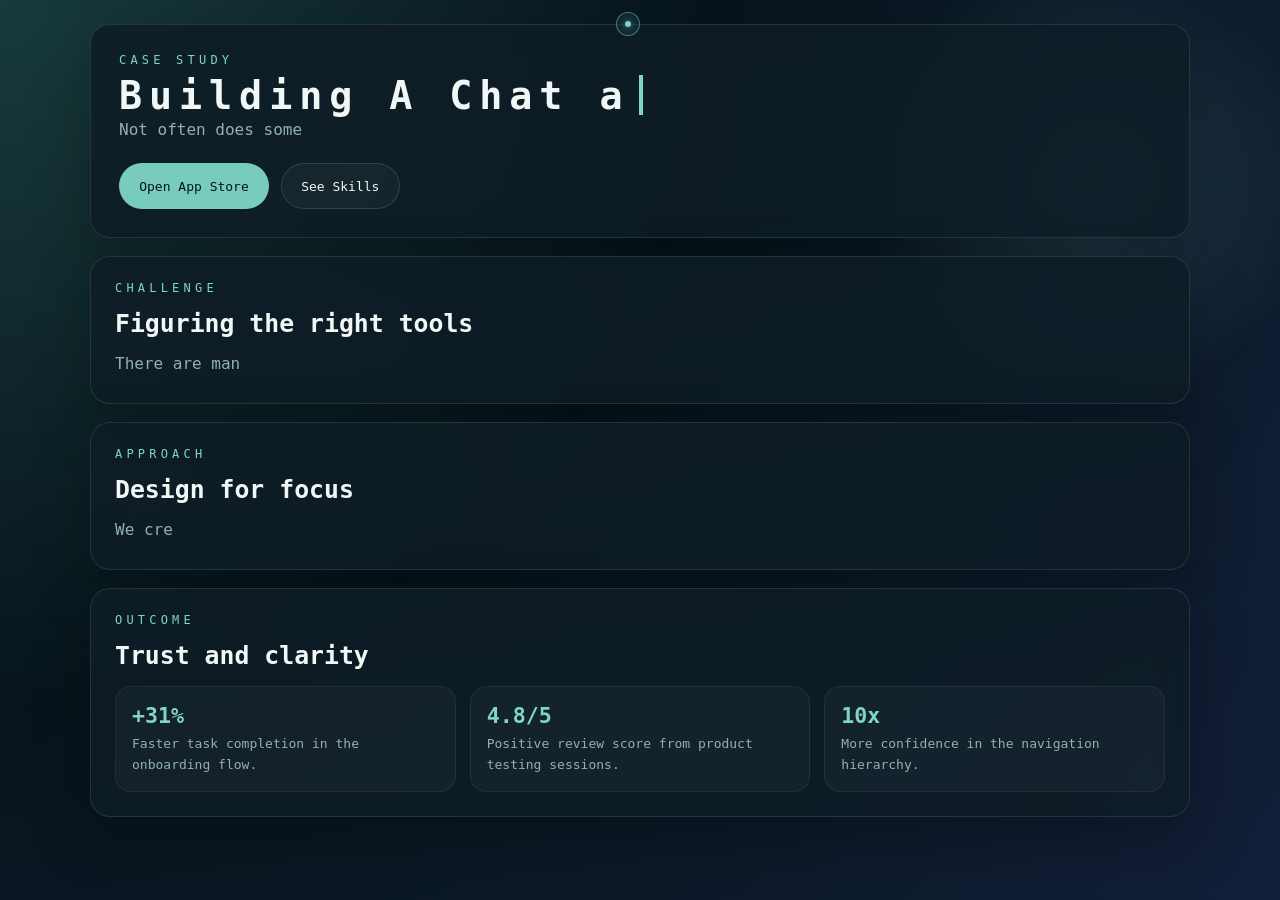
<file: pages/case-study.html>
<!DOCTYPE html>
<html lang="en">

<head>
    <meta charset="UTF-8">
    <meta name="viewport" content="width=device-width, initial-scale=1.0">
    <title>Case Study App</title>
    <link rel="stylesheet" href="./css/case-study.css">
</head>

<body>
    <div class="case-shell">
        <header class="case-hero">
            <div>
                <p class="eyebrow">Case Study</p>
                <h1 id="case-hero-title">Building A Chat application</h1>
                <p class="case-copy">
                    Not often does someone attempt a full fledged social media application
                </p>
            </div>
            <div class="hero-actions">
                <a class="case-btn primary" href="./app-store.html">Open App Store</a>
                <a class="case-btn" href="./skills.html">See Skills</a>
            </div>
        </header>

        <main class="case-grid">
            <section class="case-panel">
                <div class="panel-head">
                    <p class="eyebrow">Challenge</p>
                    <h2>Figuring the right tools</h2>
                </div>
                <p class="case-copy">
                    There are many tools to choose from. Figuring out the right tools is the hard part.
                    Once you get a girp of what you want, eveyrhting else becomes easy to do.
                </p>
            </section>

            <section class="case-panel">
                <div class="panel-head">
                    <p class="eyebrow">Approach</p>
                    <h2>Design for focus</h2>
                </div>
                <p class="case-copy">We created a calm visual system using a muted palette, rounded surfaces, thoughtful
                    spacing, and ambient motion. Every interaction was built to feel intentional rather than flashy.</p>
            </section>

            <section class="case-panel highlight-panel">
                <div class="section-heading">
                    <p class="eyebrow">Outcome</p>
                    <h2>Trust and clarity</h2>
                </div>
                <div class="result-grid">
                    <article class="result-card">
                        <h3>+31%</h3>
                        <p>Faster task completion in the onboarding flow.</p>
                    </article>
                    <article class="result-card">
                        <h3>4.8/5</h3>
                        <p>Positive review score from product testing sessions.</p>
                    </article>
                    <article class="result-card">
                        <h3>10x</h3>
                        <p>More confidence in the navigation hierarchy.</p>
                    </article>
                </div>
            </section>
        </main>
    </div>

    <div id="cursorCont">
        <span></span>
    </div>

    <script type="module" src="./scripts/case-study.js"></script>
</body>

</html>
</file>
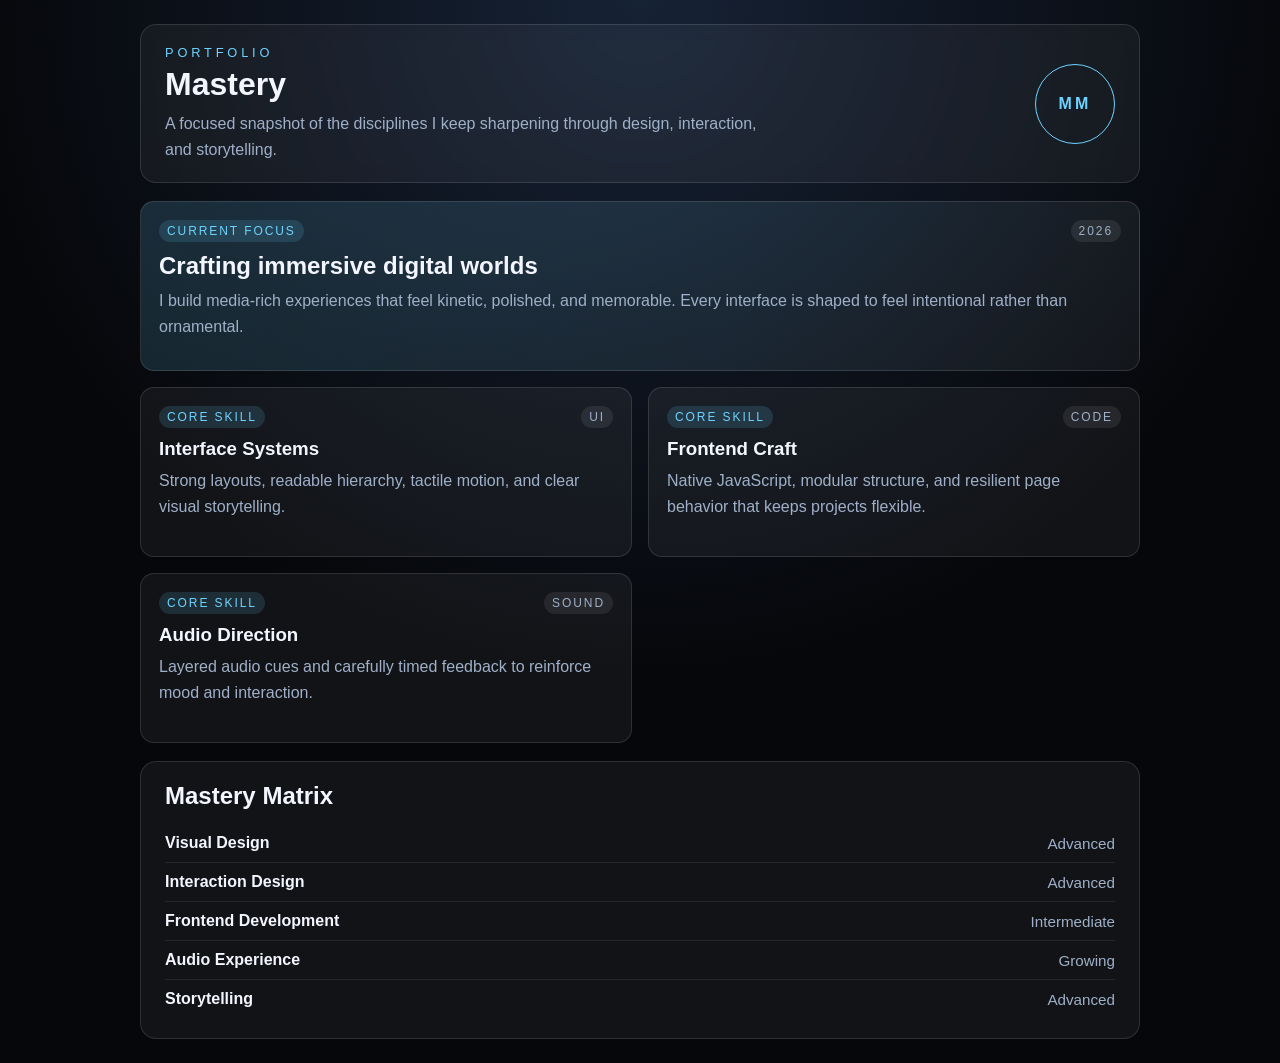
<file: pages/mastery.html>
<!DOCTYPE html>
<html lang="en">

<head>
    <meta charset="UTF-8">
    <meta name="viewport" content="width=device-width, initial-scale=1.0">
    <title>Mastery</title>
    <link rel="stylesheet" href="./css/mastery.css">
</head>

<body>
    <main class="mastery-shell">
        <header class="mastery-header">
            <div>
                <p class="eyebrow">Portfolio</p>
                <h1>Mastery</h1>
                <p class="header-copy">A focused snapshot of the disciplines I keep sharpening through design,
                    interaction, and storytelling.</p>
            </div>
            <div class="header-badge">MM</div>
        </header>

        <section class="mastery-grid" aria-label="Mastery overview">
            <article class="mastery-card featured">
                <div class="card-topline">
                    <span class="pill">Current Focus</span>
                    <span class="pill subtle">2026</span>
                </div>
                <h2>Crafting immersive digital worlds</h2>
                <p>I build media-rich experiences that feel kinetic, polished, and memorable. Every interface is shaped
                    to feel intentional rather than ornamental.</p>
            </article>

            <article class="mastery-card">
                <div class="card-topline">
                    <span class="pill">Core Skill</span>
                    <span class="pill subtle">UI</span>
                </div>
                <h3>Interface Systems</h3>
                <p>Strong layouts, readable hierarchy, tactile motion, and clear visual storytelling.</p>
            </article>

            <article class="mastery-card">
                <div class="card-topline">
                    <span class="pill">Core Skill</span>
                    <span class="pill subtle">Code</span>
                </div>
                <h3>Frontend Craft</h3>
                <p>Native JavaScript, modular structure, and resilient page behavior that keeps projects flexible.</p>
            </article>

            <article class="mastery-card">
                <div class="card-topline">
                    <span class="pill">Core Skill</span>
                    <span class="pill subtle">Sound</span>
                </div>
                <h3>Audio Direction</h3>
                <p>Layered audio cues and carefully timed feedback to reinforce mood and interaction.</p>
            </article>
        </section>

        <section class="mastery-list" aria-label="Skill matrix">
            <h2>Mastery Matrix</h2>
            <div id="skillList"></div>
        </section>
    </main>

    <script src="./scripts/mastery.js"></script>
</body>

</html>
</file>
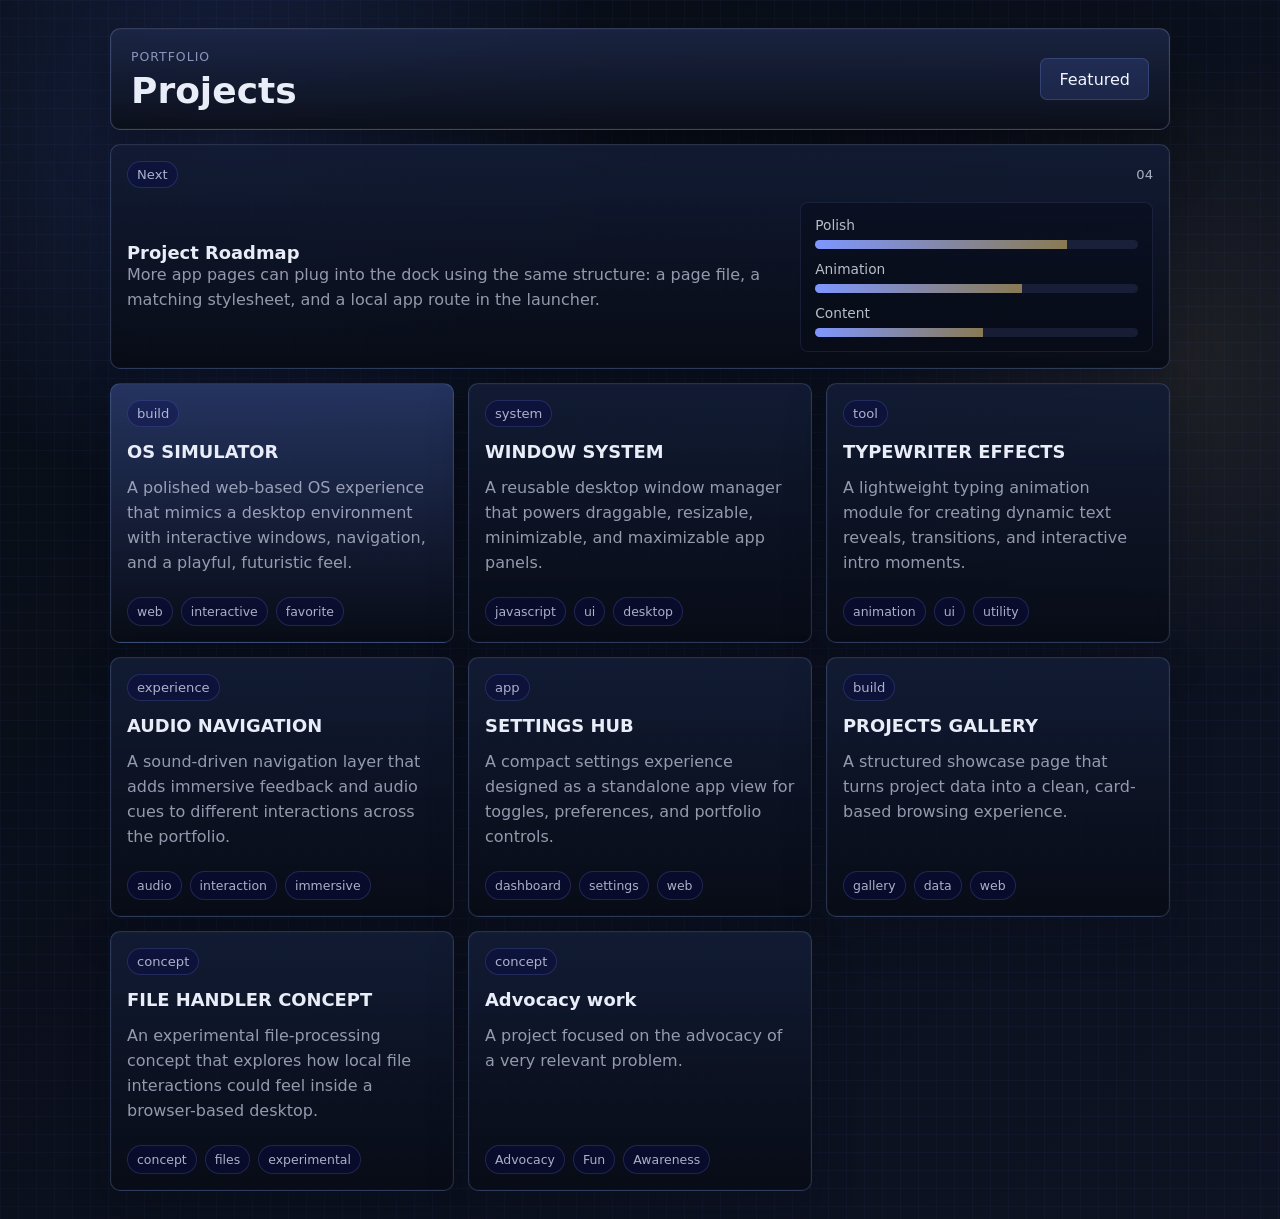
<file: pages/projects.html>
<!DOCTYPE html>
<html lang="en">

<head>
    <meta charset="UTF-8">
    <meta name="viewport" content="width=device-width, initial-scale=1.0">
    <title>Projects</title>
    <link rel="stylesheet" href="../animations/projects.css">
</head>

<body>
    <main class="projects-shell">
        <header class="projects-header">
            <div>
                <p class="eyebrow">Portfolio</p>
                <h1>Projects</h1>
            </div>
            <button class="filter-btn">Featured</button>
        </header>

        <section class="project-grid" aria-label="Featured projects">


            <article class="project-card wide">
                <div class="project-topline">
                    <span class="status">Next</span>
                    <span>04</span>
                </div>



                <div class="project-split">
                    <div>
                        <h2>Project Roadmap</h2>
                        <p>More app pages can plug into the dock using the same structure: a page file, a matching
                            stylesheet, and a local app route in the launcher.</p>
                    </div>
                    <div class="meter-list">
                        <label>
                            <span>Polish</span>
                            <progress value="78" max="100"></progress>
                        </label>
                        <label>
                            <span>Animation</span>
                            <progress value="64" max="100"></progress>
                        </label>
                        <label>
                            <span>Content</span>
                            <progress value="52" max="100"></progress>
                        </label>
                    </div>


                </div>
            </article>
        </section>
    </main>
    <script src="./scripts/projects.js" type="module"></script>
</body>

</html>
</file>
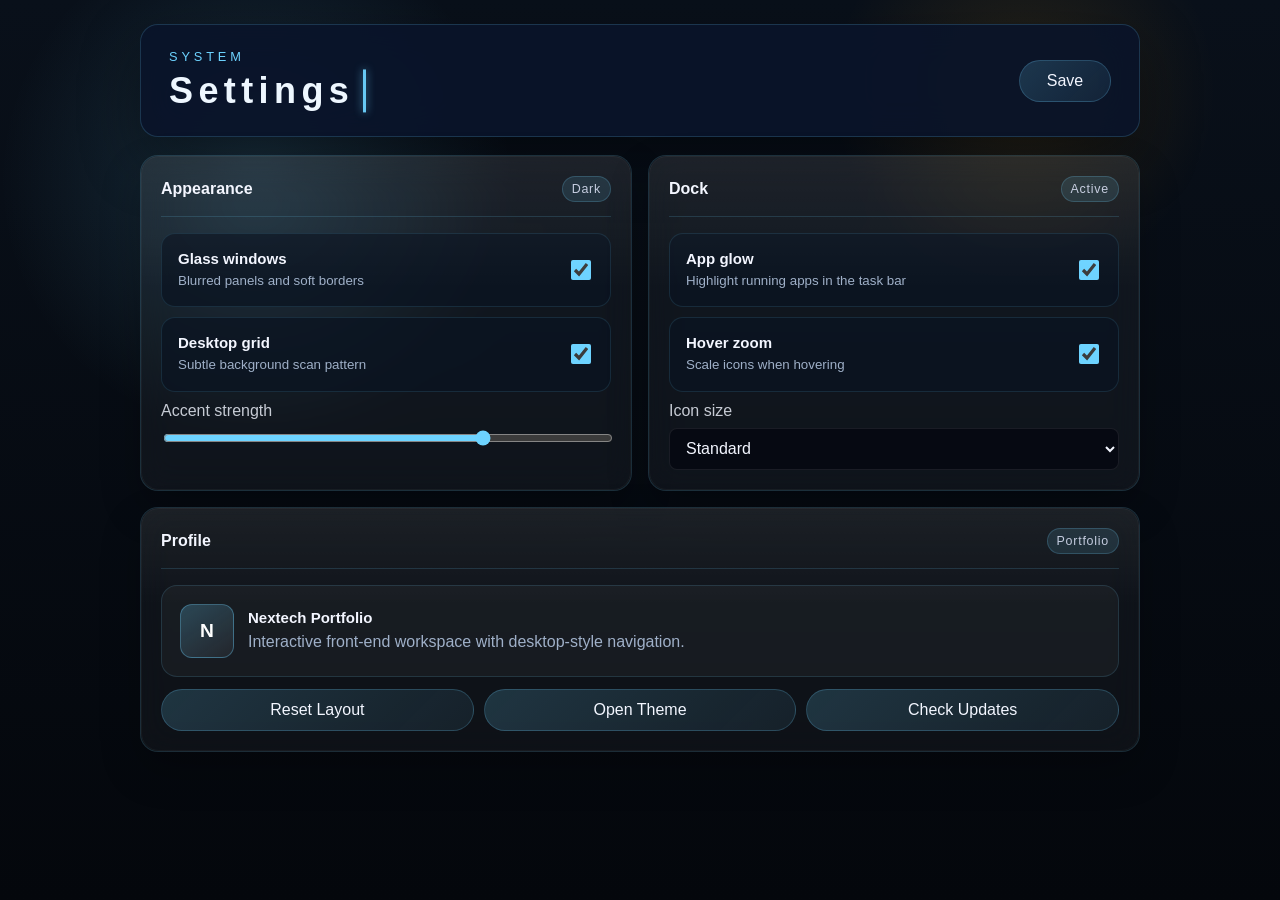
<file: pages/settings.html>
<!DOCTYPE html>
<html lang="en">

<head>
    <meta charset="UTF-8">
    <meta name="viewport" content="width=device-width, initial-scale=1.0">
    <title>Settings</title>
    <link rel="stylesheet" href="../animations/settings.css">
</head>

<body>
    <main class="settings-shell">
        <header class="settings-header">
            <div>
                <p class="eyebrow">System</p>
                <h1 id="settingsTitle" class="typing-target">Settings</h1>
            </div>
            <button class="save-btn typing-target">Save</button>
        </header>

        <section class="settings-grid" aria-label="Settings panels">
            <article class="settings-panel">
                <div class="panel-heading">
                    <h2 class="typing-target">Appearance</h2>
                    <span>Dark</span>
                </div>
                <label class="setting-row">
                    <span>
                        <strong>Glass windows</strong>
                        <small>Blurred panels and soft borders</small>
                    </span>
                    <input type="checkbox" checked>
                </label>
                <label class="setting-row">
                    <span>
                        <strong>Desktop grid</strong>
                        <small>Subtle background scan pattern</small>
                    </span>
                    <input type="checkbox" checked>
                </label>
                <label class="setting-field">
                    <span>Accent strength</span>
                    <input type="range" min="0" max="100" value="72">
                </label>
            </article>

            <article class="settings-panel">
                <div class="panel-heading">
                    <h2 class="typing-target">Dock</h2>
                    <span>Active</span>
                </div>
                <label class="setting-row">
                    <span>
                        <strong>App glow</strong>
                        <small>Highlight running apps in the task bar</small>
                    </span>
                    <input type="checkbox" checked>
                </label>
                <label class="setting-row">
                    <span>
                        <strong>Hover zoom</strong>
                        <small>Scale icons when hovering</small>
                    </span>
                    <input type="checkbox" checked>
                </label>
                <label class="setting-field">
                    <span>Icon size</span>
                    <select>
                        <option>Compact</option>
                        <option selected>Standard</option>
                        <option>Large</option>
                    </select>
                </label>
            </article>

            <article class="settings-panel wide">
                <div class="panel-heading">
                    <h2 class="typing-target">Profile</h2>
                    <span>Portfolio</span>
                </div>
                <div class="profile-card">
                    <div class="avatar">N</div>
                    <div>
                        <strong>Nextech Portfolio</strong>
                        <p>Interactive front-end workspace with desktop-style navigation.</p>
                    </div>
                </div>
                <div class="quick-actions">
                    <button>Reset Layout</button>
                    <button>Open Theme</button>
                    <button>Check Updates</button>
                </div>
            </article>
        </section>
    </main>
    <script src="./scripts/settings.js"></script>
</body>


</html>
</file>
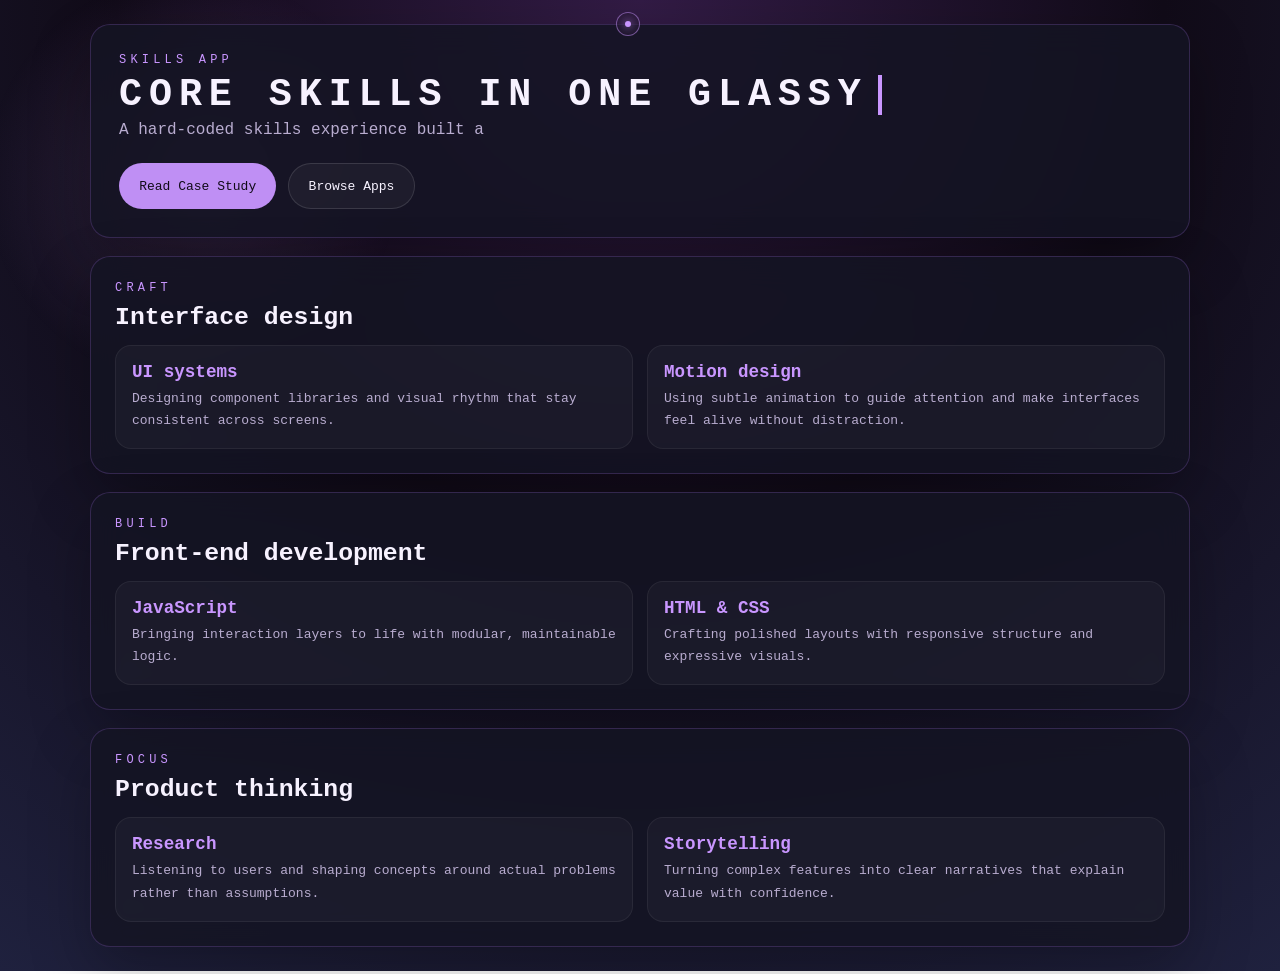
<file: pages/skills.html>
<!DOCTYPE html>
<html lang="en">

<head>
    <meta charset="UTF-8">
    <meta name="viewport" content="width=device-width, initial-scale=1.0">
    <title>Skills App</title>
    <link rel="stylesheet" href="./css/skills.css">
</head>

<body>
    <div class="skills-shell">
        <header class="skills-hero">
            <div>
                <p class="eyebrow">Skills App</p>
                <h1 id="skills-hero-title">CORE SKILLS IN ONE GLASSY VIEW</h1>
                <p class="skills-copy">A hard-coded skills experience built as a compact app, highlighting product
                    thinking, interface craft, and systems-level execution.</p>
            </div>
            <div class="hero-actions">
                <a class="skills-btn primary" href="./case-study.html">Read Case Study</a>
                <a class="skills-btn" href="./app-store.html">Browse Apps</a>
            </div>
        </header>

        <main class="skill-grid">
            <section class="skill-panel">
                <div class="section-heading">
                    <p class="eyebrow">Craft</p>
                    <h2>Interface design</h2>
                </div>
                <div class="skill-card-list">
                    <article class="skill-card">
                        <h3>UI systems</h3>
                        <p>Designing component libraries and visual rhythm that stay consistent across screens.</p>
                    </article>
                    <article class="skill-card">
                        <h3>Motion design</h3>
                        <p>Using subtle animation to guide attention and make interfaces feel alive without distraction.
                        </p>
                    </article>
                </div>
            </section>

            <section class="skill-panel">
                <div class="section-heading">
                    <p class="eyebrow">Build</p>
                    <h2>Front-end development</h2>
                </div>
                <div class="skill-card-list">
                    <article class="skill-card">
                        <h3>JavaScript</h3>
                        <p>Bringing interaction layers to life with modular, maintainable logic.</p>
                    </article>
                    <article class="skill-card">
                        <h3>HTML & CSS</h3>
                        <p>Crafting polished layouts with responsive structure and expressive visuals.</p>
                    </article>
                </div>
            </section>

            <section class="skill-panel">
                <div class="section-heading">
                    <p class="eyebrow">Focus</p>
                    <h2>Product thinking</h2>
                </div>
                <div class="skill-card-list">
                    <article class="skill-card">
                        <h3>Research</h3>
                        <p>Listening to users and shaping concepts around actual problems rather than assumptions.</p>
                    </article>
                    <article class="skill-card">
                        <h3>Storytelling</h3>
                        <p>Turning complex features into clear narratives that explain value with confidence.</p>
                    </article>
                </div>
            </section>
        </main>
    </div>

    <div id="cursorCont">
        <span></span>
    </div>

    <script type="module" src="./scripts/skills.js"></script>
</body>

</html>
</file>
<file: pages/css/case-study.css>
:root {
    --bg-start: #07141b;
    --bg-end: #131f39;
    --panel: rgba(14, 28, 38, 0.86);
    --panel-border: rgba(97, 169, 152, 0.2);
    --accent: #7ed6c5;
    --text: #f0f7f5;
    --muted: #91b3ac;
}

* {
    box-sizing: border-box;
}

html {
    scroll-behavior: smooth;
}

body {
    min-height: 100vh;
    margin: 0;
    padding: 24px;
    font-family: monospace;
    color: var(--text);
    background: radial-gradient(circle at top left, #183b3b 0%, var(--bg-start) 45%, var(--bg-end) 100%);
    display: flex;
    justify-content: center;
    align-items: flex-start;
}

body::before {
    content: "";
    position: fixed;
    inset: 0;
    background: radial-gradient(circle at 85% 20%, rgba(126, 214, 197, 0.18), transparent 18%);
    pointer-events: none;
}

.case-shell {
    width: min(1100px, 100%);
    display: grid;
    gap: 18px;
}

.case-hero,
.case-panel {
    background: var(--panel);
    border: 1px solid var(--panel-border);
    border-radius: 20px;
    backdrop-filter: blur(16px);
    box-shadow: 0 24px 60px rgba(0, 0, 0, 0.25);
}

.case-hero {
    padding: 28px;
    display: grid;
    gap: 18px;
}

.eyebrow {
    text-transform: uppercase;
    letter-spacing: 0.35em;
    font-size: 0.75rem;
    color: var(--accent);
    margin: 0 0 8px;
}

.case-hero h1 {
    font-size: clamp(2rem, 3vw, 3.2rem);
    line-height: 1.08;
    letter-spacing: 0.18em;
    margin: 0;
    position: relative;
    display: inline-block;
}

#case-hero-title::after {
    content: "";
    position: absolute;
    right: -14px;
    top: 0;
    width: 4px;
    height: 1.05em;
    background: var(--accent);
    animation: blink 0.8s steps(1) infinite;
}

.case-copy {
    max-width: 760px;
    font-size: 1rem;
    line-height: 1.8;
    color: var(--muted);
    margin: 0;
}

.hero-actions {
    display: flex;
    flex-wrap: wrap;
    gap: 12px;
}

.case-btn {
    display: inline-flex;
    align-items: center;
    justify-content: center;
    padding: 0.9rem 1.2rem;
    border-radius: 999px;
    text-decoration: none;
    color: var(--text);
    border: 1px solid rgba(255, 255, 255, 0.12);
    background: rgba(255, 255, 255, 0.04);
    transition: transform 0.2s ease, background 0.2s ease;
}

.case-btn:hover {
    transform: translateY(-1px);
    background: rgba(126, 214, 197, 0.14);
}

.case-btn.primary {
    background: rgba(126, 214, 197, 0.95);
    color: #07141b;
    border-color: transparent;
}

.case-grid {
    display: grid;
    gap: 18px;
}

.case-panel {
    padding: 24px;
    display: grid;
    gap: 12px;
}

.panel-head,
.section-heading {
    display: grid;
    gap: 6px;
}

.panel-head h2,
.section-heading h2 {
    margin: 0;
    font-size: 1.55rem;
}

.highlight-panel {
    gap: 16px;
}

.result-grid {
    display: grid;
    gap: 14px;
    grid-template-columns: repeat(auto-fit, minmax(180px, 1fr));
}

.result-card {
    background: rgba(255, 255, 255, 0.03);
    border: 1px solid rgba(255, 255, 255, 0.06);
    border-radius: 16px;
    padding: 16px;
}

.result-card h3 {
    margin: 0 0 6px;
    font-size: 1.35rem;
    color: var(--accent);
}

.result-card p {
    margin: 0;
    color: var(--muted);
    line-height: 1.6;
}

#cursorCont {
    position: fixed;
    width: 24px;
    height: 24px;
    border-radius: 50%;
    border: 1px solid rgba(126, 214, 197, 0.5);
    background: rgba(18, 41, 53, 0.55);
    pointer-events: none;
    transform: translate(-50%, -50%);
}

#cursorCont span {
    display: block;
    width: 6px;
    height: 6px;
    border-radius: 50%;
    margin: 8px;
    background: var(--accent);
    box-shadow: 0 0 10px var(--accent);
}

@keyframes blink {

    0%,
    100% {
        opacity: 1;
    }

    50% {
        opacity: 0;
    }
}
</file>
<file: pages/css/mastery.css>
:root {
    --bg: #06070a;
    --panel: rgba(255, 255, 255, 0.05);
    --border: rgba(255, 255, 255, 0.12);
    --text: #f3f6ff;
    --muted: #9fb0c8;
    --accent: #6dd3ff;
}

* {
    box-sizing: border-box;
}

body {
    margin: 0;
    min-height: 100vh;
    font-family: 'Segoe UI', Tahoma, Geneva, Verdana, sans-serif;
    color: var(--text);
    background: radial-gradient(circle at top, #162235 0%, var(--bg) 55%);
    padding: 24px;
}

.mastery-shell {
    max-width: 1000px;
    margin: 0 auto;
    display: flex;
    flex-direction: column;
    gap: 18px;
}

.mastery-header {
    display: flex;
    justify-content: space-between;
    align-items: center;
    gap: 18px;
    padding: 20px 24px;
    background: var(--panel);
    border: 1px solid var(--border);
    border-radius: 16px;
    backdrop-filter: blur(8px);
}

.eyebrow {
    margin: 0 0 6px;
    text-transform: uppercase;
    letter-spacing: 0.3em;
    color: var(--accent);
    font-size: 0.8rem;
}

.mastery-header h1 {
    margin: 0 0 8px;
    font-size: 2rem;
}

.header-copy {
    margin: 0;
    max-width: 620px;
    color: var(--muted);
    line-height: 1.6;
}

.header-badge {
    min-width: 80px;
    height: 80px;
    border-radius: 50%;
    display: grid;
    place-items: center;
    border: 1px solid var(--accent);
    color: var(--accent);
    font-weight: 700;
    letter-spacing: 0.2em;
}

.mastery-grid {
    display: grid;
    grid-template-columns: repeat(2, minmax(0, 1fr));
    gap: 16px;
}

.mastery-card {
    padding: 18px;
    background: var(--panel);
    border: 1px solid var(--border);
    border-radius: 14px;
    min-height: 170px;
}

.mastery-card.featured {
    grid-column: 1 / -1;
    background: linear-gradient(135deg, rgba(109, 211, 255, 0.16), rgba(255, 255, 255, 0.05));
}

.card-topline {
    display: flex;
    justify-content: space-between;
    margin-bottom: 10px;
}

.pill {
    display: inline-block;
    padding: 4px 8px;
    border-radius: 999px;
    background: rgba(109, 211, 255, 0.14);
    color: var(--accent);
    font-size: 0.75rem;
    text-transform: uppercase;
    letter-spacing: 0.16em;
}

.pill.subtle {
    background: rgba(255, 255, 255, 0.08);
    color: var(--muted);
}

.mastery-card h2,
.mastery-card h3 {
    margin: 0 0 8px;
}

.mastery-card p {
    margin: 0;
    color: var(--muted);
    line-height: 1.6;
}

.mastery-list {
    padding: 20px 24px;
    background: var(--panel);
    border: 1px solid var(--border);
    border-radius: 16px;
}

.mastery-list h2 {
    margin: 0 0 14px;
}

.skill-row {
    display: flex;
    justify-content: space-between;
    align-items: center;
    gap: 12px;
    padding: 10px 0;
    border-bottom: 1px solid rgba(255, 255, 255, 0.08);
}

.skill-row:last-child {
    border-bottom: 0;
}

.skill-row strong {
    color: var(--text);
}

.skill-row span {
    color: var(--muted);
    font-size: 0.95rem;
}

@media (max-width: 700px) {
    body {
        padding: 14px;
    }

    .mastery-header {
        flex-direction: column;
        align-items: flex-start;
    }

    .mastery-grid {
        grid-template-columns: 1fr;
    }
}
</file>
<file: animations/projects.css>
:root {
    color-scheme: dark;
    font-family: "Segoe UI", system-ui, -apple-system, BlinkMacSystemFont, sans-serif;
    color: #e8edf8;
    background:
        radial-gradient(circle at 18% 10%, rgba(92, 122, 255, 0.18), transparent 24rem),
        radial-gradient(circle at 92% 30%, rgba(157, 138, 88, 0.13), transparent 20rem),
        linear-gradient(135deg, rgba(7, 13, 22, 0.98), rgba(14, 19, 35, 0.96));
}

* {
    box-sizing: border-box;
}

body {
    min-height: 100vh;
    margin: 0;
    padding: clamp(14px, 3vw, 28px);
    background:
        linear-gradient(rgba(126, 150, 255, 0.035) 1px, transparent 1px),
        linear-gradient(90deg, rgba(126, 150, 255, 0.035) 1px, transparent 1px);
    background-size: 18px 18px;
}

button,
progress {
    font: inherit;
}

.projects-shell {
    width: min(1060px, 100%);
    margin: 0 auto;
}

.projects-header {
    min-height: 82px;
    display: flex;
    align-items: center;
    justify-content: space-between;
    gap: 16px;
    padding: 18px 20px;
    border: 1px solid rgba(113, 135, 190, 0.38);
    border-radius: 10px;
    background:
        linear-gradient(180deg, rgba(39, 53, 96, 0.56), rgba(12, 16, 27, 0.9)),
        rgba(9, 13, 22, 0.62);
    box-shadow: 0 22px 58px rgba(0, 0, 0, 0.38), inset 0 0 0 1px rgba(255, 255, 255, 0.025);
    backdrop-filter: blur(18px) saturate(130%);
}

.eyebrow,
h1,
h2,
p {
    margin: 0;
}

.eyebrow {
    margin-bottom: 4px;
    color: rgba(178, 190, 236, 0.74);
    font-size: 0.78rem;
    text-transform: uppercase;
    letter-spacing: 0.08em;
}

h1 {
    font-size: clamp(1.55rem, 4vw, 2.25rem);
    font-weight: 650;
}

h2 {
    font-size: 1.12rem;
    font-weight: 650;
}

p {
    color: rgba(218, 225, 246, 0.66);
    line-height: 1.55;
}

.filter-btn {
    min-width: 108px;
    min-height: 42px;
    padding: 0 18px;
    border: 1px solid rgba(126, 147, 233, 0.24);
    border-radius: 7px;
    background: rgba(82, 104, 208, 0.2);
    color: #f3f6ff;
    cursor: pointer;
    transition: transform 0.2s ease, background 0.2s ease, border-color 0.2s ease;
}

.filter-btn:hover {
    transform: translateY(-1px);
    background: rgba(92, 122, 255, 0.28);
    border-color: rgba(160, 180, 255, 0.4);
}

.project-grid {
    display: grid;
    grid-template-columns: repeat(3, minmax(0, 1fr));
    gap: 14px;
    margin-top: 14px;
}

.project-card {
    min-width: 0;
    min-height: 260px;
    display: flex;
    flex-direction: column;
    gap: 14px;
    padding: 16px;
    border: 1px solid rgba(113, 135, 190, 0.3);
    border-radius: 10px;
    background:
        linear-gradient(180deg, rgba(20, 30, 58, 0.78), rgba(8, 12, 22, 0.9)),
        rgba(9, 13, 22, 0.64);
    box-shadow: 0 18px 40px rgba(6, 10, 28, 0.3), inset 0 0 0 1px rgba(255, 255, 255, 0.018);
    overflow: hidden;
    transition: all 0.4s ease;
    transform-style: preserve-3d;
    transform-origin: top center 50px;

}

.project-card:hover {
    z-index: 99999999;
    transform: perspective(700px) rotateY(40deg);
}

.project-card.highlight {
    background:
        linear-gradient(180deg, rgba(48, 66, 122, 0.72), rgba(8, 12, 22, 0.92)),
        rgba(9, 13, 22, 0.64);
}

.project-card.wide {
    grid-column: 1 / -1;
    min-height: 190px;
    transform: none;
}

.project-topline {
    display: flex;
    align-items: center;
    justify-content: space-between;
    gap: 12px;
    color: rgba(228, 234, 255, 0.72);
    font-size: 0.82rem;
}

span {
    transition: all 0.2s ease;
}

span:hover {
    transform: scale(1.2);
}

.status,
.tag-list span {
    border: 1px solid rgba(126, 147, 233, 0.2);
    border-radius: 999px;
    background: rgba(9, 9, 79, 0.34);
    color: rgba(228, 234, 255, 0.74);
}

.status {
    padding: 5px 9px;
}

.tag-list {
    display: flex;
    flex-wrap: wrap;
    gap: 8px;
    margin-top: auto;
}

.tag-list span {
    padding: 6px 9px;
    font-size: 0.78rem;
}

.project-split {
    display: grid;
    grid-template-columns: minmax(0, 1.3fr) minmax(220px, 0.7fr);
    gap: 18px;
    align-items: center;
    height: 100%;
}

.meter-list {
    display: grid;
    gap: 12px;
    padding: 14px;
    border: 1px solid rgba(126, 147, 233, 0.13);
    border-radius: 8px;
    background: rgba(7, 13, 26, 0.46);
}

.meter-list label {
    display: grid;
    gap: 7px;
    color: rgba(234, 238, 248, 0.78);
    font-size: 0.86rem;
}

progress {
    width: 100%;
    height: 9px;
    border: 0;
    border-radius: 999px;
    overflow: hidden;
    accent-color: #7e96ff;
}

progress::-webkit-progress-bar {
    background: rgba(126, 147, 233, 0.13);
}

progress::-webkit-progress-value {
    background: linear-gradient(90deg, #7e96ff, rgba(157, 138, 88, 0.85));
}

@media (max-width: 840px) {

    .project-grid,
    .project-split {
        grid-template-columns: 1fr;
    }
}

@media (max-width: 560px) {
    .projects-header {
        align-items: flex-start;
        flex-direction: column;
    }

    .filter-btn {
        width: 100%;
    }
}
</file>
<file: animations/settings.css>
:root {
    color-scheme: dark;
    --bg: #06070a;
    --panel: rgba(255, 255, 255, 0.05);
    --border: rgba(255, 255, 255, 0.12);
    --text: #f3f6ff;
    --muted: #9fb0c8;
    --accent: #6dd3ff;
}

* {
    box-sizing: border-box;
}

body {
    margin: 0;
    min-height: 100vh;
    padding: 24px;
    font-family: "Segoe UI", Tahoma, Geneva, Verdana, sans-serif;
    color: var(--text);
    background:
        radial-gradient(circle at 20% 20%, rgba(109, 211, 255, 0.16), transparent 16rem),
        radial-gradient(circle at 80% 10%, rgba(255, 172, 14, 0.12), transparent 12rem),
        linear-gradient(180deg, #09101a 0%, #04070c 100%);
}

button,
input,
select {
    font: inherit;
}

.settings-shell {
    max-width: 1000px;
    margin: 0 auto;
    display: flex;
    flex-direction: column;
    gap: 18px;
}

.settings-header {
    display: flex;
    justify-content: space-between;
    align-items: center;
    gap: 18px;
    padding: 24px 28px;
    background: rgba(10, 20, 42, 0.92);
    border: 1px solid rgba(109, 211, 255, 0.18);
    border-radius: 18px;
    backdrop-filter: blur(18px) saturate(140%);
    box-shadow: 0 22px 58px rgba(0, 0, 0, 0.36);
}

.eyebrow {
    margin: 0 0 6px;
    color: var(--accent);
    font-size: 0.8rem;
    text-transform: uppercase;
    letter-spacing: 0.3em;
}

h1,
h2,
p {
    margin: 0;
}

#settingsTitle {
    position: relative;
    font-size: clamp(1.55rem, 4vw, 2.25rem);
    font-weight: 700;
    letter-spacing: 0.15em;
    color: #eef7ff;
}

#settingsTitle::before {
    display: inline-block;
    content: "";
    width: 3px;
    height: 1.2em;
    background-color: rgba(109, 211, 255, 0.95);
    position: absolute;
    right: -12px;
    top: 50%;
    transform: translateY(-50%);
    box-shadow: 0 0 8px rgba(109, 211, 255, 0.65);
    animation: blink 0.7s infinite;
}

h1 {
    font-size: clamp(1.6rem, 4vw, 2.25rem);
    font-weight: 650;
}

h2 {
    font-size: 1rem;
    font-weight: 600;
}

.save-btn,
.quick-actions button {
    min-height: 42px;
    border: 1px solid rgba(109, 211, 255, 0.22);
    border-radius: 999px;
    background: linear-gradient(135deg, rgba(109, 211, 255, 0.18), rgba(109, 211, 255, 0.08));
    color: var(--text);
    cursor: pointer;
    transition: transform 0.2s ease, background 0.2s ease, border-color 0.2s ease, box-shadow 0.2s ease;
}

.save-btn {
    min-width: 92px;
    padding: 0 20px;
}

.save-btn:hover,
.quick-actions button:hover {
    transform: translateY(-1px);
    background: rgba(109, 211, 255, 0.28);
    border-color: rgba(109, 211, 255, 0.46);
    box-shadow: 0 0 18px rgba(109, 211, 255, 0.16);
}

.settings-grid {
    display: grid;
    grid-template-columns: repeat(2, minmax(0, 1fr));
    gap: 16px;
}

.settings-panel {
    min-width: 0;
    padding: 20px;
    background: rgba(255, 255, 255, 0.04);
    border: 1px solid rgba(109, 211, 255, 0.14);
    border-radius: 18px;
    backdrop-filter: blur(16px);
    box-shadow: 0 18px 40px rgba(0, 0, 0, 0.24);
    position: relative;
    overflow: hidden;
}

.settings-panel::after {
    content: "";
    position: absolute;
    inset: 0;
    border-radius: inherit;
    pointer-events: none;
    background: linear-gradient(180deg, rgba(255, 255, 255, 0.06), transparent 40%);
}

.settings-panel::before {
    content: "";
    position: absolute;
    inset: 0;
    border-radius: inherit;
    border: 1px solid rgba(255, 255, 255, 0.04);
    pointer-events: none;
}

.settings-panel.wide {
    grid-column: 1 / -1;
}

.panel-heading,
.setting-row,
.profile-card {
    display: flex;
    align-items: center;
    justify-content: space-between;
    gap: 14px;
}

.panel-heading {
    margin-bottom: 16px;
    padding-bottom: 14px;
    border-bottom: 1px solid rgba(109, 211, 255, 0.16);
}

.panel-heading span {
    padding: 5px 9px;
    border: 1px solid rgba(109, 211, 255, 0.2);
    border-radius: 999px;
    background: rgba(109, 211, 255, 0.12);
    color: rgba(228, 234, 255, 0.84);
    font-size: 0.78rem;
    letter-spacing: 0.06em;
}

.setting-row {
    min-height: 72px;
    padding: 16px;
    border: 1px solid rgba(109, 211, 255, 0.12);
    border-radius: 14px;
    background: rgba(11, 20, 34, 0.75);
}

.setting-row+.setting-row,
.setting-field {
    margin-top: 10px;
}

.setting-row strong,
.profile-card strong {
    display: block;
    margin-bottom: 4px;
    font-size: 0.94rem;
}

.setting-row small,
.profile-card p {
    color: var(--muted);
    line-height: 1.45;
}

input[type="checkbox"] {
    width: 20px;
    height: 20px;
    accent-color: var(--accent);
    flex: 0 0 auto;
}

.setting-field {
    display: grid;
    gap: 8px;
    color: rgba(234, 238, 248, 0.84);
}

input[type="range"] {
    width: 100%;
    accent-color: var(--accent);
}

select {
    width: 100%;
    min-height: 42px;
    padding: 0 12px;
    border: 1px solid rgba(255, 255, 255, 0.08);
    border-radius: 8px;
    background: rgba(6, 9, 18, 0.85);
    color: var(--text);
}

.profile-card {
    justify-content: flex-start;
    padding: 18px;
    border: 1px solid rgba(109, 211, 255, 0.14);
    border-radius: 16px;
    background: rgba(255, 255, 255, 0.04);
}

.avatar {
    width: 54px;
    height: 54px;
    display: grid;
    place-items: center;
    border: 1px solid rgba(109, 211, 255, 0.34);
    border-radius: 12px;
    background: linear-gradient(145deg, rgba(109, 211, 255, 0.24), rgba(255, 255, 255, 0.05));
    color: white;
    font-size: 1.2rem;
    font-weight: 700;
    flex: 0 0 auto;
}

.quick-actions {
    display: grid;
    grid-template-columns: repeat(3, minmax(0, 1fr));
    gap: 10px;
    margin-top: 12px;
}

@media (max-width: 680px) {
    body {
        padding: 14px;
    }

    .settings-grid,
    .quick-actions {
        grid-template-columns: 1fr;
    }

    .settings-header,
    .setting-row {
        align-items: flex-start;
        flex-direction: column;
    }

    .save-btn {
        width: 100%;
    }
}
</file>
<file: pages/css/skills.css>
:root {
    --bg-start: #110b18;
    --bg-end: #1f213e;
    --panel: rgba(20, 20, 36, 0.86);
    --panel-border: rgba(180, 122, 255, 0.2);
    --accent: #c996ff;
    --text: #f7f2ff;
    --muted: #b9add0;
}

* {
    box-sizing: border-box;
}

html {
    scroll-behavior: smooth;
}

body {
    min-height: 100vh;
    margin: 0;
    padding: 24px;
    font-family: monospace;
    color: var(--text);
    background: radial-gradient(circle at top, #321b45 0%, var(--bg-start) 45%, var(--bg-end) 100%);
    display: flex;
    justify-content: center;
    align-items: flex-start;
}

body::before {
    content: "";
    position: fixed;
    inset: 0;
    background: radial-gradient(circle at 15% 20%, rgba(201, 150, 255, 0.16), transparent 16%);
    pointer-events: none;
}

.skills-shell {
    width: min(1100px, 100%);
    display: grid;
    gap: 18px;
}

.skills-hero,
.skill-panel {
    background: var(--panel);
    border: 1px solid var(--panel-border);
    border-radius: 20px;
    backdrop-filter: blur(16px);
    box-shadow: 0 24px 60px rgba(0, 0, 0, 0.25);
}

.skills-hero {
    padding: 28px;
    display: grid;
    gap: 18px;
}

.eyebrow {
    text-transform: uppercase;
    letter-spacing: 0.35em;
    font-size: 0.75rem;
    color: var(--accent);
    margin: 0 0 8px;
}

.skills-hero h1 {
    font-size: clamp(2rem, 3vw, 3.2rem);
    line-height: 1.08;
    letter-spacing: 0.18em;
    margin: 0;
    position: relative;
    display: inline-block;
}

#skills-hero-title::after {
    content: "";
    position: absolute;
    right: -14px;
    top: 0;
    width: 4px;
    height: 1.05em;
    background: var(--accent);
    animation: blink 0.8s steps(1) infinite;
}

.skills-copy {
    max-width: 760px;
    font-size: 1rem;
    line-height: 1.8;
    color: var(--muted);
    margin: 0;
}

.hero-actions {
    display: flex;
    flex-wrap: wrap;
    gap: 12px;
}

.skills-btn {
    display: inline-flex;
    align-items: center;
    justify-content: center;
    padding: 0.9rem 1.2rem;
    border-radius: 999px;
    text-decoration: none;
    color: var(--text);
    border: 1px solid rgba(255, 255, 255, 0.12);
    background: rgba(255, 255, 255, 0.04);
    transition: transform 0.2s ease, background 0.2s ease;
}

.skills-btn:hover {
    transform: translateY(-1px);
    background: rgba(201, 150, 255, 0.14);
}

.skills-btn.primary {
    background: rgba(201, 150, 255, 0.95);
    color: #110b18;
    border-color: transparent;
}

.skill-grid {
    display: grid;
    gap: 18px;
}

.skill-panel {
    padding: 24px;
    display: grid;
    gap: 14px;
}

.section-heading h2 {
    margin: 0;
    font-size: 1.55rem;
}

.skill-card-list {
    display: grid;
    gap: 14px;
    grid-template-columns: repeat(auto-fit, minmax(220px, 1fr));
}

.skill-card {
    background: rgba(255, 255, 255, 0.03);
    border: 1px solid rgba(255, 255, 255, 0.06);
    border-radius: 16px;
    padding: 16px;
}

.skill-card h3 {
    margin: 0 0 6px;
    font-size: 1.1rem;
    color: var(--accent);
}

.skill-card p {
    margin: 0;
    color: var(--muted);
    line-height: 1.7;
}

#cursorCont {
    position: fixed;
    width: 24px;
    height: 24px;
    border-radius: 50%;
    border: 1px solid rgba(201, 150, 255, 0.5);
    background: rgba(38, 24, 52, 0.55);
    pointer-events: none;
    transform: translate(-50%, -50%);
}

#cursorCont span {
    display: block;
    width: 6px;
    height: 6px;
    border-radius: 50%;
    margin: 8px;
    background: var(--accent);
    box-shadow: 0 0 10px var(--accent);
}

@keyframes blink {

    0%,
    100% {
        opacity: 1;
    }

    50% {
        opacity: 0;
    }
}
</file>
